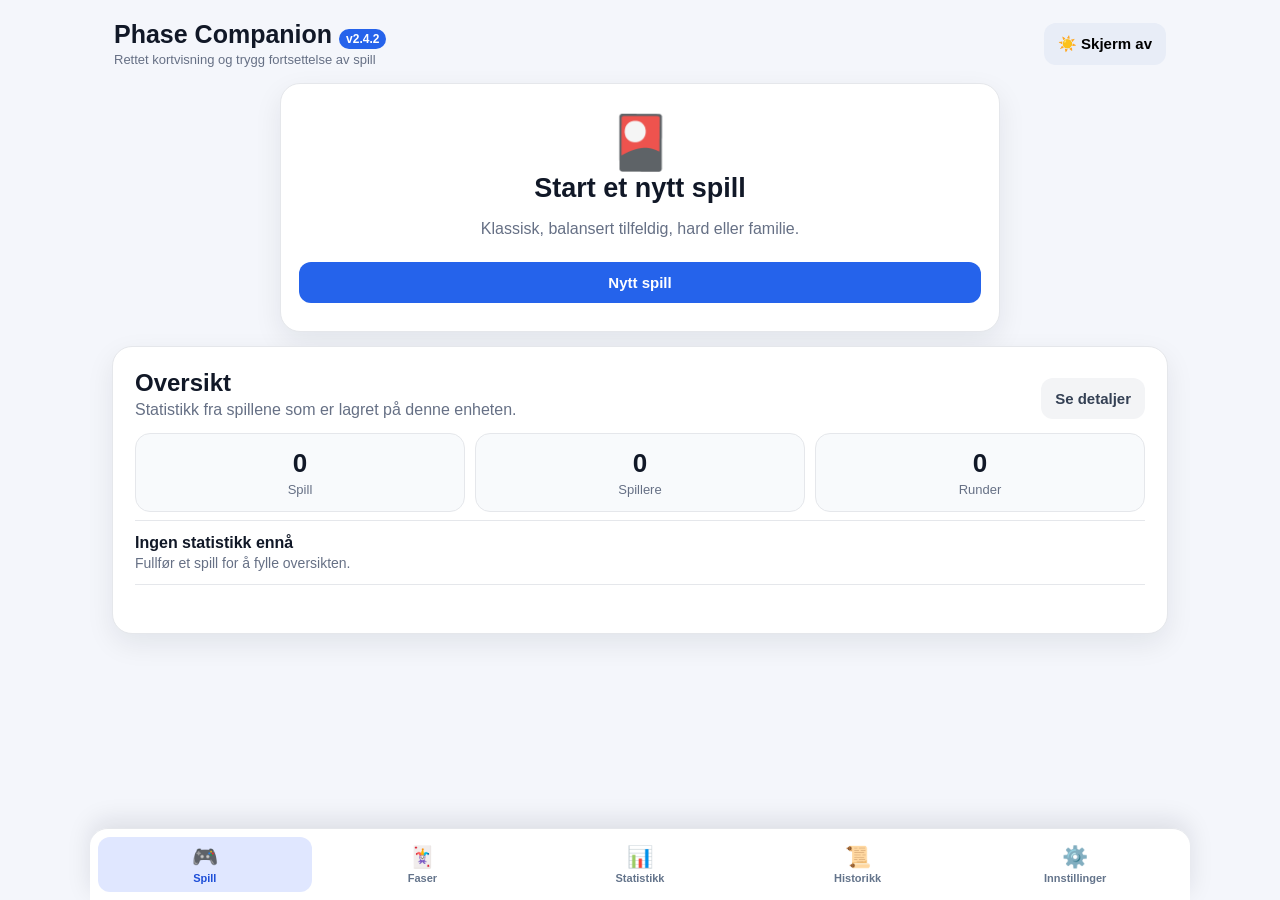
<file: index.html>
<!doctype html>
<html lang="nb">
<head>
  <meta charset="utf-8">
  <meta name="viewport" content="width=device-width,initial-scale=1,viewport-fit=cover">
  <meta name="theme-color" content="#101827">
  <title>Phase Companion v2.4.2</title>
  <link rel="stylesheet" href="css/app.css">
</head>
<body>
  <div id="app" class="app-shell">
    <header class="topbar">
      <div><h1>Phase Companion <span>v2.4.2</span></h1><p id="subtitle">Rettet kortvisning og trygg fortsettelse av spill</p></div>
      <button id="wakeQuickBtn" class="icon-btn" type="button" aria-pressed="false">☀️ Skjerm av</button>
    </header>

    <main>
      <section id="homeView" class="view active">
        <div class="hero card">
          <div class="hero-mark">🎴</div>
          <h2>Start et nytt spill</h2>
          <p>Klassisk, balansert tilfeldig, hard eller familie.</p>
          <button id="newGameBtn" class="btn primary wide">Nytt spill</button>
          <button id="continueBtn" class="btn secondary wide hidden">Fortsett spill</button>
        </div>
        <div class="home-dashboard card">
          <div class="section-head">
            <div><h2>Oversikt</h2><p>Statistikk fra spillene som er lagret på denne enheten.</p></div>
            <button class="btn ghost" data-nav="statsView">Se detaljer</button>
          </div>
          <div id="homeStats" class="stat-grid home-stats"></div>
          <div id="homeLeader" class="home-leader"></div>
          <div id="lastGame" class="last-game"></div>
        </div>
      </section>

      <section id="setupView" class="view">
        <div class="card">
          <div class="section-head"><div><h2>Spillere</h2><p>Velg minst to.</p></div></div>
          <div class="input-row"><input id="playerInput" type="text" placeholder="Navn"><button id="addPlayerBtn" class="btn primary">Legg til</button></div>
          <div id="savedPlayers" class="chip-wrap"></div>
          <div id="selectedPlayers" class="stack"></div>
        </div>
        <div class="card">
          <h2>Spilloppsett</h2>
          <label>Spillmodus<select id="modeSelect"><option value="classic">Klassisk</option><option value="balanced">Balansert tilfeldig</option><option value="hard">Hard</option><option value="family">Familie</option></select></label>
          <label>Antall faser<select id="lengthSelect"><option value="10">10 faser</option><option value="5">5 faser</option></select></label>
          <div id="difficultyPicker" class="difficulty-picker hidden">
            <div class="picker-head"><strong>Vanskelighetsgrad</strong><span id="difficultyLabel">⭐–⭐⭐⭐⭐⭐</span></div>
            <div class="difficulty-row"><span>Fra</span><div id="minStars" class="star-selector" aria-label="Minimum vanskelighetsgrad"></div></div>
            <div class="difficulty-row"><span>Til</span><div id="maxStars" class="star-selector" aria-label="Maksimum vanskelighetsgrad"></div></div>
          </div>
          <label class="toggle"><input id="pointsToggle" type="checkbox" checked><span>Registrer poeng</span></label>
          <button id="previewBtn" class="btn secondary wide">Vis valgte faser</button>
          <button id="startBtn" class="btn primary wide">Start spill</button>
        </div>
        <div id="phasePreview" class="card hidden"><h2>Valgte faser</h2><div id="previewList" class="phase-list"></div></div>
      </section>

      <section id="gameView" class="view">
        <div class="card game-head">
          <div><div class="eyebrow">RUNDE <span id="roundNo">1</span></div><h2 id="starterText">Starter: –</h2></div>
          <div class="head-actions"><button id="undoRoundBtn" class="btn ghost">↶ Forrige runde</button><button id="quitBtn" class="btn danger">Avslutt</button></div>
        </div>
        <div id="playersGame" class="player-grid"></div>
      </section>

      <section id="finishView" class="view">
        <div class="card center">
          <div class="trophy">🏆</div><h2 id="winnerTitle">Vinner</h2><p id="winnerSub"></p>
          <div id="podium" class="podium"></div>
          <button id="saveFinishBtn" class="btn primary wide">Fullfør og lagre</button>
          <button id="newFromFinishBtn" class="btn secondary wide">Nytt spill</button>
        </div>
      </section>

      <section id="statsView" class="view">
        <div class="card"><div class="section-head"><div><h2>Statistikk</h2><p>Lagret lokalt på denne enheten.</p></div><button id="exportBtn" class="btn ghost">Eksporter</button></div><div id="statsSummary" class="stat-grid"></div></div>
        <div class="card"><h2>Spillere</h2><div id="playerStats"></div></div>
      </section>

      <section id="historyView" class="view">
        <div class="card"><div class="section-head"><div><h2>Historikk</h2><p>Alle fullførte spill på denne enheten.</p></div></div><div id="historyList"></div></div>
      </section>

      <section id="libraryView" class="view">
        <div class="card">
          <div class="section-head"><div><h2>Fasebibliotek</h2><p>De tilgjengelige fasene. Ingen nye faser er lagt til i denne versjonen.</p></div><span id="libraryCount" class="count-badge"></span></div>
          <div class="library-tools">
            <input id="librarySearch" type="search" placeholder="Søk etter fase">
            <select id="libraryType"><option value="all">Alle typer</option><option value="set">Sett</option><option value="run">Rekke</option><option value="color">Farge</option><option value="star">Stjerne</option></select>
          </div>
          <div class="library-filters" id="libraryFilters">
            <button class="chip active" data-difficulty="all">Alle</button>
            <button class="chip" data-difficulty="1">★</button>
            <button class="chip" data-difficulty="2">★★</button>
            <button class="chip" data-difficulty="3">★★★</button>
            <button class="chip" data-difficulty="4">★★★★</button>
            <button class="chip" data-difficulty="5">★★★★★</button>
          </div>
          <div id="libraryList" class="phase-list library-grid"></div>
        </div>
      </section>

      <section id="settingsView" class="view">
        <div class="card">
          <h2>Innstillinger</h2>
          <div class="setting-row">
            <div><strong>Hold skjermen på</strong><p>Forhindrer at skjermen slår seg av under spill.</p></div>
            <label class="switch"><input id="wakeToggle" type="checkbox"><span></span></label>
          </div>
          <div class="setting-row">
            <div><strong>Automatisk neste runde</strong><p>Går videre når alle spillere er registrert.</p></div>
            <label class="switch"><input id="autoNextToggle" type="checkbox"><span></span></label>
          </div>
          <div class="setting-row">
            <div><strong>Bekreft uvanlig poengsum</strong><p>Viser kontrollspørsmål ved høy poengsum og fullført fase.</p></div>
            <label class="switch"><input id="warningToggle" type="checkbox"><span></span></label>
          </div>
        </div>
      </section>
    </main>

    <nav class="bottom-nav" aria-label="Hovedmeny">
      <button data-nav="homeView" class="active"><span>🎮</span><small>Spill</small></button>
      <button data-nav="libraryView"><span>🃏</span><small>Faser</small></button>
      <button data-nav="statsView"><span>📊</span><small>Statistikk</small></button>
      <button data-nav="historyView"><span>📜</span><small>Historikk</small></button>
      <button data-nav="settingsView"><span>⚙️</span><small>Innstillinger</small></button>
    </nav>
  </div>

  <dialog id="confirmDialog"><form method="dialog"><h3 id="dialogTitle">Kontroller</h3><p id="dialogText"></p><div class="dialog-actions"><button value="not-completed" class="btn secondary">Ikke fullført</button><button value="confirm" class="btn primary">Ja, fullført</button></div></form></dialog>
  <div id="toast" class="toast"></div>

  <script src="data/phases.js"></script>
  <script src="js/storage.js"></script>
  <script src="js/game.js"></script>
  <script src="js/stats.js"></script>
  <script src="js/ui.js"></script>
  <script src="js/app.js"></script>
</body>
</html>
</file>
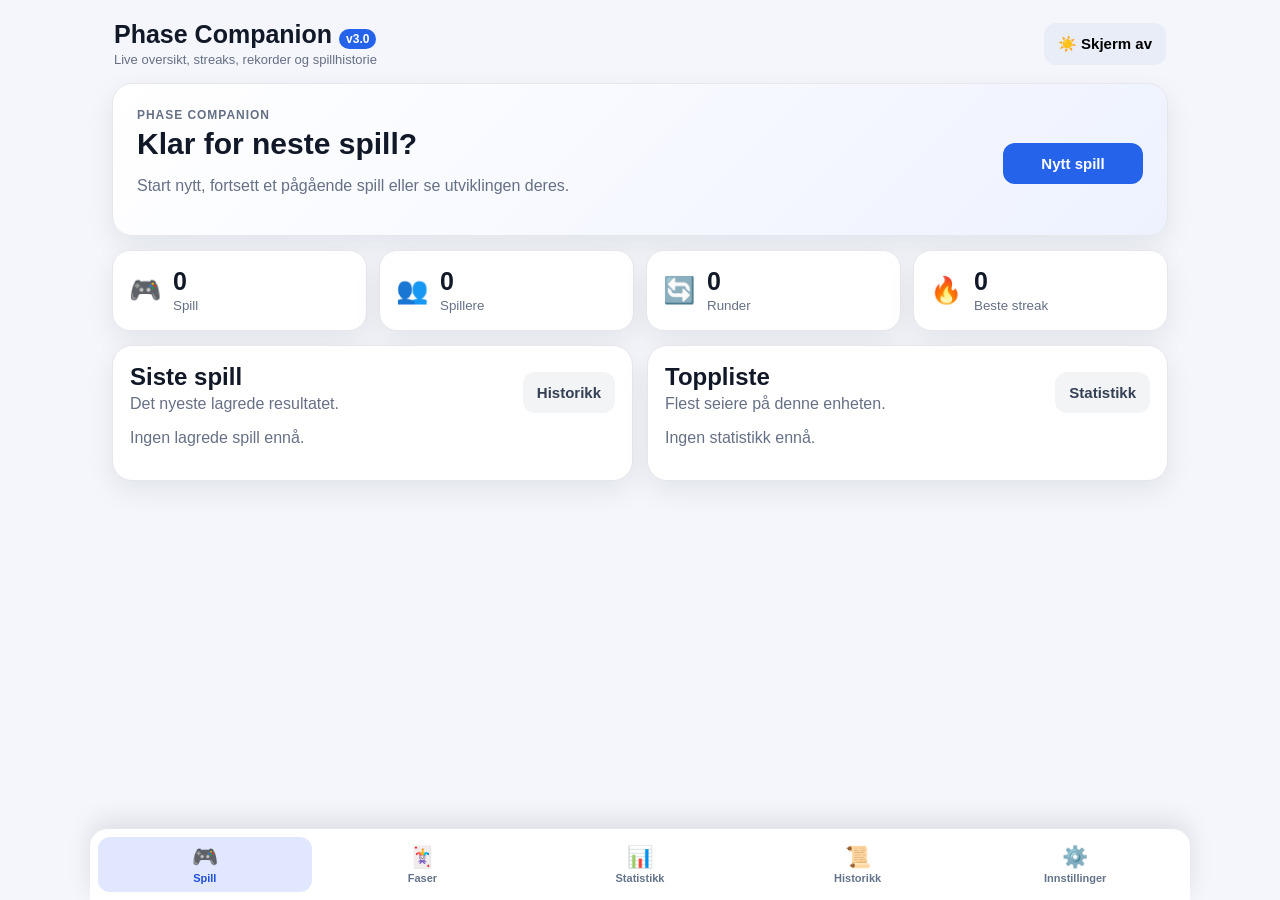
<file: dev/index.html>
<!doctype html>
<html lang="nb">
<head>
  <meta charset="utf-8">
  <meta name="viewport" content="width=device-width,initial-scale=1,viewport-fit=cover">
  <meta name="theme-color" content="#101827">
  <title>Phase Companion v3.0</title>
  <link rel="stylesheet" href="css/app.css">
</head>
<body>
<div id="app" class="app-shell">
<header class="topbar"><div><h1>Phase Companion <span>v3.0</span></h1><p id="subtitle">Live oversikt, streaks, rekorder og spillhistorie</p></div><button id="wakeQuickBtn" class="icon-btn" type="button" aria-pressed="false">☀️ Skjerm av</button></header>
<main>
<section id="homeView" class="view active">
  <div id="activeGameCard" class="card active-game-card hidden"></div>
  <div class="dashboard-hero card">
    <div><div class="eyebrow">PHASE COMPANION</div><h2 id="greeting">Klar for neste spill?</h2><p>Start nytt, fortsett et pågående spill eller se utviklingen deres.</p></div>
    <div class="dashboard-actions"><button id="newGameBtn" class="btn primary">Nytt spill</button><button id="continueBtn" class="btn secondary hidden">Fortsett spill</button></div>
  </div>
  <div id="homeStats" class="dashboard-grid"></div>
  <div class="dashboard-columns">
    <div class="card"><div class="section-head"><div><h2>Siste spill</h2><p>Det nyeste lagrede resultatet.</p></div><button class="btn ghost" data-nav="historyView">Historikk</button></div><div id="lastGame"></div></div>
    <div class="card"><div class="section-head"><div><h2>Toppliste</h2><p>Flest seiere på denne enheten.</p></div><button class="btn ghost" data-nav="statsView">Statistikk</button></div><div id="homeLeader"></div></div>
  </div>
</section>
<section id="setupView" class="view">
  <div class="card"><div class="section-head"><div><h2>Spillere</h2><p>Velg minst to.</p></div></div><div class="input-row"><input id="playerInput" type="text" placeholder="Navn"><button id="addPlayerBtn" class="btn primary">Legg til</button></div><div id="savedPlayers" class="chip-wrap"></div><div id="selectedPlayers" class="stack"></div></div>
  <div class="card"><h2>Spilloppsett</h2><label>Spillmodus<select id="modeSelect"><option value="classic">Klassisk</option><option value="balanced">Balansert tilfeldig</option><option value="hard">Hard</option><option value="family">Familie</option></select></label><label>Antall faser<select id="lengthSelect"><option value="10">10 faser</option><option value="5">5 faser</option></select></label><div id="difficultyPicker" class="difficulty-picker hidden"><div class="picker-head"><strong>Vanskelighetsgrad</strong><span id="difficultyLabel">⭐–⭐⭐⭐⭐⭐</span></div><div class="difficulty-row"><span>Fra</span><div id="minStars" class="star-selector"></div></div><div class="difficulty-row"><span>Til</span><div id="maxStars" class="star-selector"></div></div></div><label class="toggle"><input id="pointsToggle" type="checkbox" checked><span>Registrer poeng</span></label><button id="previewBtn" class="btn secondary wide">Vis valgte faser</button><button id="startBtn" class="btn primary wide">Start spill</button></div>
  <div id="phasePreview" class="card hidden"><h2>Valgte faser</h2><div id="previewList" class="phase-list"></div></div>
</section>
<section id="gameView" class="view"><div class="card game-head"><div><div class="eyebrow">RUNDE <span id="roundNo">1</span></div><h2 id="starterText">Starter: –</h2></div><div class="head-actions"><button id="liveBtn" class="btn live-btn">📊 Live</button><button id="undoRoundBtn" class="btn ghost">↶ Forrige runde</button><button id="quitBtn" class="btn danger">Avslutt</button></div></div><div id="playersGame" class="player-grid"></div></section>
<section id="finishView" class="view"><div class="card center"><div class="trophy">🏆</div><h2 id="winnerTitle">Vinner</h2><p id="winnerSub"></p><div id="podium" class="podium"></div><div id="gameAwards" class="awards-grid"></div><div id="finishStory" class="finish-story"></div><button id="saveFinishBtn" class="btn primary wide">Fullfør og lagre</button><button id="newFromFinishBtn" class="btn secondary wide">Nytt spill</button></div></section>
<section id="statsView" class="view">
  <div class="card"><div class="section-head"><div><h2>Statistikksenter</h2><p>Resultater fra spillene på denne enheten.</p></div><button id="exportBtn" class="btn ghost">Eksporter</button></div><div id="statsSummary" class="stat-grid"></div></div>
  <div class="stats-tabs"><button class="chip active" data-stat-tab="players">Spillere</button><button class="chip" data-stat-tab="h2h">Head-to-head</button><button class="chip" data-stat-tab="groups">Spillergrupper</button></div>
  <div id="playerStats" class="stats-panel"></div><div id="h2hStats" class="stats-panel hidden"></div><div id="groupStats" class="stats-panel hidden"></div>
</section>
<section id="historyView" class="view"><div class="card"><div class="section-head"><div><h2>Historikk</h2><p>Trykk på et spill for å se runder og resultater.</p></div></div><div id="historyList"></div></div></section>
<section id="historyDetailView" class="view"><div class="card"><button id="historyBackBtn" class="btn ghost">← Til historikk</button><div id="historyDetail"></div></div></section>
<section id="libraryView" class="view"><div class="card"><div class="section-head"><div><h2>Fasebibliotek</h2><p>Tilgjengelige faser.</p></div><span id="libraryCount" class="count-badge"></span></div><div class="library-tools"><input id="librarySearch" type="search" placeholder="Søk etter fase"><select id="libraryType"><option value="all">Alle typer</option><option value="set">Sett</option><option value="run">Rekke</option><option value="color">Farge</option><option value="star">Stjerne</option></select></div><div class="library-filters" id="libraryFilters"><button class="chip active" data-difficulty="all">Alle</button><button class="chip" data-difficulty="1">★</button><button class="chip" data-difficulty="2">★★</button><button class="chip" data-difficulty="3">★★★</button><button class="chip" data-difficulty="4">★★★★</button><button class="chip" data-difficulty="5">★★★★★</button></div><div id="libraryList" class="phase-list library-grid"></div></div></section>
<section id="settingsView" class="view"><div class="card"><h2>Innstillinger</h2><div class="setting-row"><div><strong>Hold skjermen på</strong><p>Forhindrer at skjermen slår seg av under spill.</p></div><label class="switch"><input id="wakeToggle" type="checkbox"><span></span></label></div><div class="setting-row"><div><strong>Automatisk neste runde</strong><p>Går videre når alle spillere er registrert.</p></div><label class="switch"><input id="autoNextToggle" type="checkbox"><span></span></label></div><div class="setting-row"><div><strong>Bekreft uvanlig poengsum</strong><p>Viser kontrollspørsmål ved høy poengsum og fullført fase.</p></div><label class="switch"><input id="warningToggle" type="checkbox"><span></span></label></div></div></section>
</main>
<nav class="bottom-nav"><button data-nav="homeView" class="active"><span>🎮</span><small>Spill</small></button><button data-nav="libraryView"><span>🃏</span><small>Faser</small></button><button data-nav="statsView"><span>📊</span><small>Statistikk</small></button><button data-nav="historyView"><span>📜</span><small>Historikk</small></button><button data-nav="settingsView"><span>⚙️</span><small>Innstillinger</small></button></nav>
</div>
<div id="liveOverlay" class="live-overlay hidden" aria-hidden="true"><div class="live-backdrop" data-close-live></div><section class="live-sheet" role="dialog" aria-modal="true" aria-labelledby="liveTitle"><div class="sheet-handle"></div><div class="live-head"><div><div class="eyebrow">LIVE</div><h2 id="liveTitle">Live oversikt</h2></div><button id="closeLiveBtn" class="icon-btn" type="button">Lukk</button></div><div id="liveRanking" class="live-ranking"></div><div class="chart-card"><div class="chart-title"><strong>Faseutvikling</strong><span>Runde for runde</span></div><div id="phaseChart" class="svg-chart"></div></div><div class="chart-card"><div class="chart-title"><strong>Poengutvikling</strong><span>Lavest er best</span></div><div id="scoreChart" class="svg-chart"></div></div><div class="chart-card"><div class="chart-title"><strong>Siste hendelser</strong><span>Historien i spillet</span></div><div id="liveEvents" class="event-list"></div></div></section></div>
<div id="celebration" class="celebration hidden" aria-live="polite"></div>
<dialog id="confirmDialog"><form method="dialog"><h3 id="dialogTitle">Kontroller</h3><p id="dialogText"></p><div class="dialog-actions"><button value="not-completed" class="btn secondary">Ikke fullført</button><button value="confirm" class="btn primary">Ja, fullført</button></div></form></dialog><div id="toast" class="toast"></div>
<script src="data/phases.js"></script><script src="js/storage.js"></script><script src="js/game.js"></script><script src="js/stats.js"></script><script src="js/ui.js"></script><script src="js/app.js"></script>
</body></html>
</file>
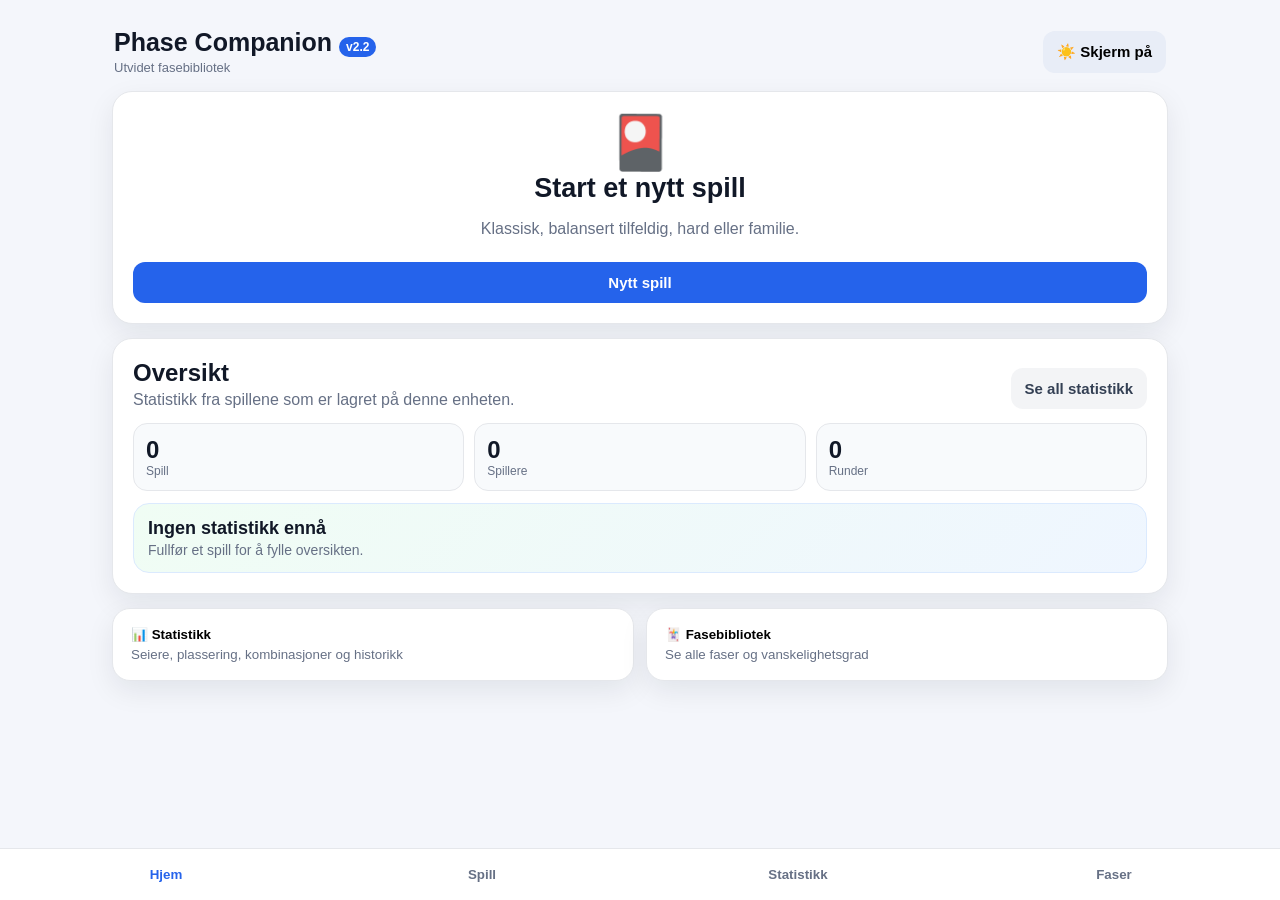
<file: v2/index.html>
<!doctype html>
<html lang="nb">
<head>
  <meta charset="utf-8">
  <meta name="viewport" content="width=device-width,initial-scale=1,viewport-fit=cover">
  <meta name="theme-color" content="#101827">
  <title>Phase Companion v2.2</title>
  <link rel="stylesheet" href="css/app.css">
</head>
<body>
  <div id="app" class="app-shell">
    <header class="topbar">
      <div><h1>Phase Companion <span>v2.2</span></h1><p id="subtitle">Utvidet fasebibliotek</p></div>
      <button id="wakeBtn" class="icon-btn" type="button">☀️ Skjerm på</button>
    </header>

    <main>
      <section id="homeView" class="view active">
        <div class="hero card">
          <div class="hero-mark">🎴</div>
          <h2>Start et nytt spill</h2>
          <p>Klassisk, balansert tilfeldig, hard eller familie.</p>
          <button id="newGameBtn" class="btn primary wide">Nytt spill</button>
          <button id="continueBtn" class="btn secondary wide hidden">Fortsett spill</button>
        </div>
        <div class="home-dashboard card">
          <div class="section-head">
            <div><h2>Oversikt</h2><p>Statistikk fra spillene som er lagret på denne enheten.</p></div>
            <button class="btn ghost" data-nav="statsView">Se all statistikk</button>
          </div>
          <div id="homeStats" class="stat-grid home-stats"></div>
          <div id="homeLeader" class="home-leader"></div>
        </div>
        <div class="grid two">
          <button class="menu-card" data-nav="statsView"><strong>📊 Statistikk</strong><span>Seiere, plassering, kombinasjoner og historikk</span></button>
          <button class="menu-card" data-nav="libraryView"><strong>🃏 Fasebibliotek</strong><span>Se alle faser og vanskelighetsgrad</span></button>
        </div>
      </section>

      <section id="setupView" class="view">
        <div class="card">
          <div class="section-head"><div><h2>Spillere</h2><p>Velg minst to.</p></div></div>
          <div class="input-row"><input id="playerInput" type="text" placeholder="Navn"><button id="addPlayerBtn" class="btn primary">Legg til</button></div>
          <div id="savedPlayers" class="chip-wrap"></div>
          <div id="selectedPlayers" class="stack"></div>
        </div>
        <div class="card">
          <h2>Spilloppsett</h2>
          <label>Spillmodus<select id="modeSelect"><option value="classic">Klassisk</option><option value="balanced">Balansert tilfeldig</option><option value="hard">Hard</option><option value="family">Familie</option></select></label>
          <label>Antall faser<select id="lengthSelect"><option value="10">10 faser</option><option value="5">5 faser</option></select></label>
          <label class="toggle"><input id="pointsToggle" type="checkbox" checked><span>Registrer poeng</span></label>
          <button id="previewBtn" class="btn secondary wide">Vis valgte faser</button>
          <button id="startBtn" class="btn primary wide">Start spill</button>
        </div>
        <div id="phasePreview" class="card hidden"><h2>Valgte faser</h2><div id="previewList" class="phase-list"></div></div>
      </section>

      <section id="gameView" class="view">
        <div class="card game-head">
          <div><div class="eyebrow">RUNDE <span id="roundNo">1</span></div><h2 id="starterText">Starter: –</h2></div>
          <div class="head-actions"><button id="undoRoundBtn" class="btn ghost">↶ Forrige runde</button><button id="quitBtn" class="btn danger">Avslutt</button></div>
        </div>
        <div id="playersGame" class="player-grid"></div>
      </section>

      <section id="finishView" class="view">
        <div class="card center">
          <div class="trophy">🏆</div><h2 id="winnerTitle">Vinner</h2><p id="winnerSub"></p>
          <div id="podium" class="podium"></div>
          <button id="saveFinishBtn" class="btn primary wide">Fullfør og lagre</button>
          <button id="newFromFinishBtn" class="btn secondary wide">Nytt spill</button>
        </div>
      </section>

      <section id="statsView" class="view">
        <div class="card"><div class="section-head"><div><h2>Statistikk</h2><p>Lagret lokalt på denne enheten.</p></div><button id="exportBtn" class="btn ghost">Eksporter</button></div><div id="statsSummary" class="stat-grid"></div></div>
        <div class="card"><h2>Spillere</h2><div id="playerStats"></div></div>
        <div class="card"><h2>Historikk</h2><div id="historyList"></div></div>
      </section>

      <section id="libraryView" class="view">
        <div class="card">
          <div class="section-head"><div><h2>Fasebibliotek</h2><p>Alle tilgjengelige faser, gruppert etter vanskelighetsgrad.</p></div><span id="libraryCount" class="count-badge"></span></div>
          <div class="library-filters" id="libraryFilters">
            <button class="chip active" data-difficulty="all">Alle</button>
            <button class="chip" data-difficulty="1">★</button>
            <button class="chip" data-difficulty="2">★★</button>
            <button class="chip" data-difficulty="3">★★★</button>
            <button class="chip" data-difficulty="4">★★★★</button>
            <button class="chip" data-difficulty="5">★★★★★</button>
          </div>
          <div id="libraryList" class="phase-list library-grid"></div>
        </div>
      </section>
    </main>

    <nav class="bottom-nav"><button data-nav="homeView" class="active">Hjem</button><button data-nav="gameView">Spill</button><button data-nav="statsView">Statistikk</button><button data-nav="libraryView">Faser</button></nav>
  </div>

  <dialog id="confirmDialog"><form method="dialog"><h3 id="dialogTitle">Kontroller</h3><p id="dialogText"></p><div class="dialog-actions"><button value="cancel" class="btn secondary">Endre</button><button value="confirm" class="btn primary">Registrer</button></div></form></dialog>
  <div id="toast" class="toast"></div>

  <script src="data/phases.js"></script>
  <script src="js/storage.js"></script>
  <script src="js/game.js"></script>
  <script src="js/stats.js"></script>
  <script src="js/ui.js"></script>
  <script src="js/app.js"></script>
</body>
</html>
</file>
<file: css/app.css>
:root{--bg:#f4f6fb;--card:#fff;--ink:#111827;--muted:#667085;--line:#e5e7eb;--blue:#2563eb;--green:#16a34a;--red:#dc2626;--amber:#f59e0b;--shadow:0 10px 28px rgba(15,23,42,.08)}
*{box-sizing:border-box}html{background:var(--bg)}body{margin:0;background:var(--bg);color:var(--ink);font-family:-apple-system,BlinkMacSystemFont,"Segoe UI",sans-serif}.app-shell{max-width:1100px;margin:auto;min-height:100vh;padding:14px 14px calc(104px + env(safe-area-inset-bottom))}.topbar{display:flex;justify-content:space-between;align-items:center;gap:12px;padding:6px 2px 16px}.topbar h1{margin:0;font-size:25px}.topbar h1 span{font-size:12px;color:#fff;background:var(--blue);padding:3px 7px;border-radius:999px}.topbar p{margin:3px 0 0;color:var(--muted);font-size:13px}.icon-btn,.btn{border:0;border-radius:12px;padding:12px 14px;font-weight:800;font-size:15px;cursor:pointer}.icon-btn{background:#e8edf7}.view{display:none}.view.active{display:block}.card{background:var(--card);border:1px solid var(--line);border-radius:20px;padding:17px;margin-bottom:14px;box-shadow:var(--shadow)}.hero{text-align:center;padding:28px 18px}.hero-mark,.trophy{font-size:52px}.hero h2{font-size:27px;margin:10px 0 4px}.hero p,.card p{color:var(--muted)}.btn{margin-top:8px}.wide{width:100%}.primary{background:var(--blue);color:white}.secondary{background:#e8edf7;color:#172033}.ghost{background:#f3f4f6;color:#344054}.danger{background:#fee2e2;color:#991b1b}.hidden{display:none!important}.section-head,.game-head{display:flex;justify-content:space-between;align-items:center;gap:12px}.section-head h2,.card h2{margin:0}.section-head p{margin:4px 0 0}.input-row{display:grid;grid-template-columns:1fr auto;gap:8px}input,select{width:100%;padding:13px;border:1px solid #d0d5dd;border-radius:12px;background:#fff;font-size:16px}label{display:block;font-weight:700;margin-top:14px}label select{margin-top:6px}.toggle{display:flex;align-items:center;gap:10px}.toggle input{width:22px;height:22px}.chip-wrap{display:flex;flex-wrap:wrap;gap:8px;margin-top:12px}.chip{border:1px solid var(--line);border-radius:999px;padding:8px 11px;background:#f8fafc;font-weight:700}.chip.active{background:#dbeafe;border-color:#93c5fd;color:#1d4ed8}.stack{display:grid;gap:8px;margin-top:12px}.selected-row{display:flex;justify-content:space-between;align-items:center;padding:11px;border:1px solid var(--line);border-radius:12px}.difficulty-picker{margin-top:16px;padding:14px;border:1px solid var(--line);border-radius:16px;background:#f8fafc}.picker-head,.difficulty-row{display:flex;justify-content:space-between;align-items:center;gap:12px}.difficulty-row{margin-top:10px}.difficulty-row>span{min-width:34px;color:var(--muted);font-weight:800}.star-selector{display:flex;gap:3px;flex-wrap:wrap}.star-btn{border:0;background:transparent;font-size:28px;line-height:1;color:#d1d5db;padding:2px;cursor:pointer}.star-btn.on{color:#f59e0b}.phase-list{display:grid;gap:10px}.phase-item{border:1px solid var(--line);border-radius:16px;padding:12px;background:#fafbff;min-width:0}.phase-title{display:flex;justify-content:space-between;gap:8px;font-weight:900}.phase-heading{display:flex;align-items:center;gap:8px;min-width:0}.phase-no{display:grid;place-items:center;min-width:28px;height:28px;border-radius:8px;background:#e0e7ff;color:#3730a3}.stars{color:#f59e0b;white-space:nowrap}.phase-meta{display:flex;gap:8px;align-items:center;color:var(--muted);font-size:13px;margin-top:6px}.type-badge,.count-badge{display:inline-flex;background:#eef2ff;color:#3730a3;border-radius:999px;padding:5px 8px;font-weight:800}.cards-line{display:flex;align-items:center;justify-content:center;gap:7px;flex-wrap:wrap;padding:10px 0 2px;max-width:100%}.group{display:flex;gap:4px;flex:0 0 auto;max-width:100%}.plus{font-weight:900;font-size:22px;color:#64748b;flex:0 0 auto}.playing-card{width:clamp(29px,8vw,38px);height:clamp(43px,11vw,54px);border:2px solid rgba(17,24,39,.34);border-radius:8px;display:grid;place-items:center;font-weight:900;flex:0 0 auto;box-shadow:0 2px 4px rgba(0,0,0,.12);font-size:clamp(13px,4vw,18px)}.playing-card.any{background:
linear-gradient(135deg,#ef4444 0 12px,transparent 13px) top left/21px 21px no-repeat,
linear-gradient(225deg,#facc15 0 12px,transparent 13px) top right/21px 21px no-repeat,
linear-gradient(45deg,#22c55e 0 12px,transparent 13px) bottom left/21px 21px no-repeat,
linear-gradient(315deg,#2563eb 0 12px,transparent 13px) bottom right/21px 21px no-repeat,
linear-gradient(180deg,#fff,#f8fafc);color:#111}.playing-card.blue{background:#3b82f6;color:white}.playing-card.red{background:#ef4444;color:white}.playing-card.green{background:#22c55e;color:white}.playing-card.yellow{background:#facc15;color:#111}.playing-card.star{background:linear-gradient(135deg,#fff,#f8fafc);color:#f59e0b;border-color:#f59e0b;font-size:22px}.player-grid{display:grid;grid-template-columns:repeat(auto-fit,minmax(300px,1fr));gap:13px}.player-card{background:#fff;border:1px solid var(--line);border-radius:20px;box-shadow:var(--shadow);overflow:hidden}.player-card-accent{height:5px;background:linear-gradient(90deg,#ef4444,#facc15,#22c55e,#3b82f6)}.player-card-inner{padding:15px}.player-top{display:flex;justify-content:space-between;gap:12px}.player-name{font-size:22px;font-weight:900}.phase-label{color:var(--muted);font-weight:700;margin-top:2px}.score{font-size:22px;font-weight:900}.compact{margin-top:12px}.compact .phase-title{font-size:14px}.result-actions{display:grid;grid-template-columns:1fr 1fr;gap:8px}.result-done{display:flex;justify-content:space-between;align-items:center;gap:8px;margin-top:12px;padding:10px;border-radius:12px;background:#f8fafc;font-weight:800}.edit-btn{border:0;background:#e8edf7;padding:8px 11px;border-radius:10px;font-weight:800}.eyebrow{font-size:12px;color:var(--muted);font-weight:900;letter-spacing:.08em}.head-actions{display:flex;gap:8px}.center{text-align:center}.podium{display:flex;align-items:end;justify-content:center;gap:8px;min-height:210px;margin:20px 0}.podium-item{width:30%;max-width:140px}.podium-name{font-weight:900;margin-bottom:8px}.podium-block{display:grid;place-items:center;border-radius:14px 14px 4px 4px;font-size:24px;font-weight:900;color:white}.place1{height:145px;background:#f59e0b}.place2{height:110px;background:#94a3b8}.place3{height:82px;background:#b45309}.stat-grid{display:grid;grid-template-columns:repeat(3,1fr);gap:10px;margin-top:14px}.stat-box{background:#f8fafc;border:1px solid var(--line);border-radius:15px;padding:14px;text-align:center}.stat-value{font-size:26px;font-weight:900}.stat-label{font-size:13px;color:var(--muted);margin-top:3px}.leader-card,.last-game,.stat-row,.history-row{display:flex;justify-content:space-between;align-items:center;gap:12px;padding:13px 0;border-top:1px solid var(--line)}.home-leader{margin-top:8px}.leader-meta,.history-row div div,.stat-row div div{color:var(--muted);font-size:14px;margin-top:3px}.library-tools{display:grid;grid-template-columns:1fr 180px;gap:8px;margin-top:14px}.library-filters{display:flex;gap:7px;flex-wrap:wrap;margin:12px 0}.library-grid{grid-template-columns:repeat(auto-fit,minmax(280px,1fr))}.setting-row{display:flex;justify-content:space-between;align-items:center;gap:16px;padding:16px 0;border-bottom:1px solid var(--line)}.setting-row:last-child{border-bottom:0}.setting-row p{margin:4px 0 0;font-size:14px}.switch{margin:0;flex:0 0 auto}.switch input{display:none}.switch span{display:block;width:52px;height:30px;border-radius:999px;background:#cbd5e1;position:relative;transition:.2s}.switch span:after{content:"";position:absolute;width:24px;height:24px;top:3px;left:3px;border-radius:50%;background:white;box-shadow:0 2px 5px rgba(0,0,0,.25);transition:.2s}.switch input:checked+span{background:var(--green)}.switch input:checked+span:after{transform:translateX(22px)}.bottom-nav{position:fixed;left:50%;transform:translateX(-50%);bottom:0;width:min(100%,1100px);display:grid;grid-template-columns:repeat(5,1fr);gap:4px;padding:8px 8px calc(8px + env(safe-area-inset-bottom));background:rgba(255,255,255,.97);border-top:1px solid var(--line);box-shadow:0 -8px 24px rgba(15,23,42,.1);z-index:20}.bottom-nav button{border:0;background:transparent;border-radius:12px;padding:8px 2px;color:#64748b;font-weight:800;display:flex;flex-direction:column;align-items:center;gap:3px}.bottom-nav button span{font-size:21px}.bottom-nav button small{font-size:11px}.bottom-nav button.active{background:#e0e7ff;color:#1d4ed8}.toast{position:fixed;left:50%;bottom:105px;transform:translate(-50%,20px);opacity:0;background:#111827;color:#fff;padding:11px 15px;border-radius:12px;z-index:50;transition:.2s}.toast.show{opacity:1;transform:translate(-50%,0)}dialog{border:0;border-radius:18px;padding:0;max-width:430px;width:calc(100% - 28px)}dialog form{padding:20px}.dialog-actions{display:grid;grid-template-columns:1fr 1fr;gap:8px}
@media(max-width:700px){.app-shell{padding-left:10px;padding-right:10px}.topbar{align-items:flex-start}.topbar h1{font-size:21px}.icon-btn{font-size:12px;padding:10px}.section-head,.game-head{align-items:flex-start}.game-head{display:block}.head-actions{margin-top:8px}.head-actions .btn{flex:1}.stat-grid{grid-template-columns:repeat(3,1fr)}.stat-value{font-size:22px}.library-tools{grid-template-columns:1fr}.library-grid{grid-template-columns:1fr}.player-grid{grid-template-columns:1fr}.cards-line{gap:5px}.playing-card{width:clamp(27px,8.5vw,34px);height:clamp(40px,12vw,48px)}.bottom-nav button small{font-size:10px}}
@media(min-width:800px){.app-shell{padding-left:22px;padding-right:22px}.hero{max-width:720px;margin-left:auto;margin-right:auto}.home-dashboard{padding:22px}.playing-card{width:40px;height:58px}.bottom-nav{border-radius:18px 18px 0 0}}
</file>
<file: dev/css/app.css>
:root{--bg:#f4f6fb;--card:#fff;--ink:#111827;--muted:#667085;--line:#e5e7eb;--blue:#2563eb;--green:#16a34a;--red:#dc2626;--amber:#f59e0b;--shadow:0 10px 28px rgba(15,23,42,.08)}
*{box-sizing:border-box}html{background:var(--bg)}body{margin:0;background:var(--bg);color:var(--ink);font-family:-apple-system,BlinkMacSystemFont,"Segoe UI",sans-serif}.app-shell{max-width:1100px;margin:auto;min-height:100vh;padding:14px 14px calc(104px + env(safe-area-inset-bottom))}.topbar{display:flex;justify-content:space-between;align-items:center;gap:12px;padding:6px 2px 16px}.topbar h1{margin:0;font-size:25px}.topbar h1 span{font-size:12px;color:#fff;background:var(--blue);padding:3px 7px;border-radius:999px}.topbar p{margin:3px 0 0;color:var(--muted);font-size:13px}.icon-btn,.btn{border:0;border-radius:12px;padding:12px 14px;font-weight:800;font-size:15px;cursor:pointer}.icon-btn{background:#e8edf7}.view{display:none}.view.active{display:block}.card{background:var(--card);border:1px solid var(--line);border-radius:20px;padding:17px;margin-bottom:14px;box-shadow:var(--shadow)}.hero{text-align:center;padding:28px 18px}.hero-mark,.trophy{font-size:52px}.hero h2{font-size:27px;margin:10px 0 4px}.hero p,.card p{color:var(--muted)}.btn{margin-top:8px}.wide{width:100%}.primary{background:var(--blue);color:white}.secondary{background:#e8edf7;color:#172033}.ghost{background:#f3f4f6;color:#344054}.danger{background:#fee2e2;color:#991b1b}.hidden{display:none!important}.section-head,.game-head{display:flex;justify-content:space-between;align-items:center;gap:12px}.section-head h2,.card h2{margin:0}.section-head p{margin:4px 0 0}.input-row{display:grid;grid-template-columns:1fr auto;gap:8px}input,select{width:100%;padding:13px;border:1px solid #d0d5dd;border-radius:12px;background:#fff;font-size:16px}label{display:block;font-weight:700;margin-top:14px}label select{margin-top:6px}.toggle{display:flex;align-items:center;gap:10px}.toggle input{width:22px;height:22px}.chip-wrap{display:flex;flex-wrap:wrap;gap:8px;margin-top:12px}.chip{border:1px solid var(--line);border-radius:999px;padding:8px 11px;background:#f8fafc;font-weight:700}.chip.active{background:#dbeafe;border-color:#93c5fd;color:#1d4ed8}.stack{display:grid;gap:8px;margin-top:12px}.selected-row{display:flex;justify-content:space-between;align-items:center;padding:11px;border:1px solid var(--line);border-radius:12px}.difficulty-picker{margin-top:16px;padding:14px;border:1px solid var(--line);border-radius:16px;background:#f8fafc}.picker-head,.difficulty-row{display:flex;justify-content:space-between;align-items:center;gap:12px}.difficulty-row{margin-top:10px}.difficulty-row>span{min-width:34px;color:var(--muted);font-weight:800}.star-selector{display:flex;gap:3px;flex-wrap:wrap}.star-btn{border:0;background:transparent;font-size:28px;line-height:1;color:#d1d5db;padding:2px;cursor:pointer}.star-btn.on{color:#f59e0b}.phase-list{display:grid;gap:10px}.phase-item{border:1px solid var(--line);border-radius:16px;padding:12px;background:#fafbff;min-width:0}.phase-title{display:flex;justify-content:space-between;gap:8px;font-weight:900}.phase-heading{display:flex;align-items:center;gap:8px;min-width:0}.phase-no{display:grid;place-items:center;min-width:28px;height:28px;border-radius:8px;background:#e0e7ff;color:#3730a3}.stars{color:#f59e0b;white-space:nowrap}.phase-meta{display:flex;gap:8px;align-items:center;color:var(--muted);font-size:13px;margin-top:6px}.type-badge,.count-badge{display:inline-flex;background:#eef2ff;color:#3730a3;border-radius:999px;padding:5px 8px;font-weight:800}.cards-line{display:flex;align-items:center;justify-content:center;gap:7px;flex-wrap:wrap;padding:10px 0 2px;max-width:100%}.group{display:flex;gap:4px;flex:0 0 auto;max-width:100%}.plus{font-weight:900;font-size:22px;color:#64748b;flex:0 0 auto}.playing-card{width:clamp(29px,8vw,38px);height:clamp(43px,11vw,54px);border:2px solid rgba(17,24,39,.34);border-radius:8px;display:grid;place-items:center;font-weight:900;flex:0 0 auto;box-shadow:0 2px 4px rgba(0,0,0,.12);font-size:clamp(13px,4vw,18px)}.playing-card.any{background:
linear-gradient(135deg,#ef4444 0 12px,transparent 13px) top left/21px 21px no-repeat,
linear-gradient(225deg,#facc15 0 12px,transparent 13px) top right/21px 21px no-repeat,
linear-gradient(45deg,#22c55e 0 12px,transparent 13px) bottom left/21px 21px no-repeat,
linear-gradient(315deg,#2563eb 0 12px,transparent 13px) bottom right/21px 21px no-repeat,
linear-gradient(180deg,#fff,#f8fafc);color:#111}.playing-card.blue{background:#3b82f6;color:white}.playing-card.red{background:#ef4444;color:white}.playing-card.green{background:#22c55e;color:white}.playing-card.yellow{background:#facc15;color:#111}.playing-card.star{background:linear-gradient(135deg,#fff,#f8fafc);color:#f59e0b;border-color:#f59e0b;font-size:22px}.player-grid{display:grid;grid-template-columns:repeat(auto-fit,minmax(300px,1fr));gap:13px}.player-card{background:#fff;border:1px solid var(--line);border-radius:20px;box-shadow:var(--shadow);overflow:hidden}.player-card-accent{height:5px;background:linear-gradient(90deg,#ef4444,#facc15,#22c55e,#3b82f6)}.player-card-inner{padding:15px}.player-top{display:flex;justify-content:space-between;gap:12px}.player-name{font-size:22px;font-weight:900}.phase-label{color:var(--muted);font-weight:700;margin-top:2px}.score{font-size:22px;font-weight:900}.compact{margin-top:12px}.compact .phase-title{font-size:14px}.result-actions{display:grid;grid-template-columns:1fr 1fr;gap:8px}.result-done{display:flex;justify-content:space-between;align-items:center;gap:8px;margin-top:12px;padding:10px;border-radius:12px;background:#f8fafc;font-weight:800}.edit-btn{border:0;background:#e8edf7;padding:8px 11px;border-radius:10px;font-weight:800}.eyebrow{font-size:12px;color:var(--muted);font-weight:900;letter-spacing:.08em}.head-actions{display:flex;gap:8px}.center{text-align:center}.podium{display:flex;align-items:end;justify-content:center;gap:8px;min-height:210px;margin:20px 0}.podium-item{width:30%;max-width:140px}.podium-name{font-weight:900;margin-bottom:8px}.podium-block{display:grid;place-items:center;border-radius:14px 14px 4px 4px;font-size:24px;font-weight:900;color:white}.place1{height:145px;background:#f59e0b}.place2{height:110px;background:#94a3b8}.place3{height:82px;background:#b45309}.stat-grid{display:grid;grid-template-columns:repeat(3,1fr);gap:10px;margin-top:14px}.stat-box{background:#f8fafc;border:1px solid var(--line);border-radius:15px;padding:14px;text-align:center}.stat-value{font-size:26px;font-weight:900}.stat-label{font-size:13px;color:var(--muted);margin-top:3px}.leader-card,.last-game,.stat-row,.history-row{display:flex;justify-content:space-between;align-items:center;gap:12px;padding:13px 0;border-top:1px solid var(--line)}.home-leader{margin-top:8px}.leader-meta,.history-row div div,.stat-row div div{color:var(--muted);font-size:14px;margin-top:3px}.library-tools{display:grid;grid-template-columns:1fr 180px;gap:8px;margin-top:14px}.library-filters{display:flex;gap:7px;flex-wrap:wrap;margin:12px 0}.library-grid{grid-template-columns:repeat(auto-fit,minmax(280px,1fr))}.setting-row{display:flex;justify-content:space-between;align-items:center;gap:16px;padding:16px 0;border-bottom:1px solid var(--line)}.setting-row:last-child{border-bottom:0}.setting-row p{margin:4px 0 0;font-size:14px}.switch{margin:0;flex:0 0 auto}.switch input{display:none}.switch span{display:block;width:52px;height:30px;border-radius:999px;background:#cbd5e1;position:relative;transition:.2s}.switch span:after{content:"";position:absolute;width:24px;height:24px;top:3px;left:3px;border-radius:50%;background:white;box-shadow:0 2px 5px rgba(0,0,0,.25);transition:.2s}.switch input:checked+span{background:var(--green)}.switch input:checked+span:after{transform:translateX(22px)}.bottom-nav{position:fixed;left:50%;transform:translateX(-50%);bottom:0;width:min(100%,1100px);display:grid;grid-template-columns:repeat(5,1fr);gap:4px;padding:8px 8px calc(8px + env(safe-area-inset-bottom));background:rgba(255,255,255,.97);border-top:1px solid var(--line);box-shadow:0 -8px 24px rgba(15,23,42,.1);z-index:20}.bottom-nav button{border:0;background:transparent;border-radius:12px;padding:8px 2px;color:#64748b;font-weight:800;display:flex;flex-direction:column;align-items:center;gap:3px}.bottom-nav button span{font-size:21px}.bottom-nav button small{font-size:11px}.bottom-nav button.active{background:#e0e7ff;color:#1d4ed8}.toast{position:fixed;left:50%;bottom:105px;transform:translate(-50%,20px);opacity:0;background:#111827;color:#fff;padding:11px 15px;border-radius:12px;z-index:50;transition:.2s}.toast.show{opacity:1;transform:translate(-50%,0)}dialog{border:0;border-radius:18px;padding:0;max-width:430px;width:calc(100% - 28px)}dialog form{padding:20px}.dialog-actions{display:grid;grid-template-columns:1fr 1fr;gap:8px}
@media(max-width:700px){.app-shell{padding-left:10px;padding-right:10px}.topbar{align-items:flex-start}.topbar h1{font-size:21px}.icon-btn{font-size:12px;padding:10px}.section-head,.game-head{align-items:flex-start}.game-head{display:block}.head-actions{margin-top:8px}.head-actions .btn{flex:1}.stat-grid{grid-template-columns:repeat(3,1fr)}.stat-value{font-size:22px}.library-tools{grid-template-columns:1fr}.library-grid{grid-template-columns:1fr}.player-grid{grid-template-columns:1fr}.cards-line{gap:5px}.playing-card{width:clamp(27px,8.5vw,34px);height:clamp(40px,12vw,48px)}.bottom-nav button small{font-size:10px}}
@media(min-width:800px){.app-shell{padding-left:22px;padding-right:22px}.hero{max-width:720px;margin-left:auto;margin-right:auto}.home-dashboard{padding:22px}.playing-card{width:40px;height:58px}.bottom-nav{border-radius:18px 18px 0 0}}
/* v2.5 dashboard and statistics */
.dashboard-hero{display:flex;justify-content:space-between;align-items:center;gap:20px;padding:24px;background:linear-gradient(135deg,#fff 0%,#eef2ff 100%)}.dashboard-hero h2{font-size:30px;margin:5px 0}.dashboard-actions{display:flex;gap:8px;flex-wrap:wrap}.dashboard-actions .btn{min-width:140px}.dashboard-grid{display:grid;grid-template-columns:repeat(4,1fr);gap:12px;margin-bottom:14px}.dashboard-stat{background:#fff;border:1px solid var(--line);border-radius:18px;padding:16px;box-shadow:var(--shadow);display:flex;align-items:center;gap:12px}.dashboard-stat>span{font-size:26px}.dashboard-stat strong{display:block;font-size:25px}.dashboard-stat small{color:var(--muted)}.dashboard-columns{display:grid;grid-template-columns:1fr 1fr;gap:14px}.active-game-card{display:flex;align-items:center;justify-content:space-between;gap:16px;border-color:#a5b4fc;background:linear-gradient(135deg,#eef2ff,#fff)}.active-game-card h2{margin:4px 0}.active-game-card p{margin:3px 0}.history-card{width:100%;border:0;background:transparent;display:flex;justify-content:space-between;align-items:center;text-align:left;gap:12px;padding:15px 2px;border-bottom:1px solid var(--line);font:inherit;color:inherit;cursor:pointer}.history-card:last-child{border-bottom:0}.history-card div div{color:var(--muted);font-size:14px;margin-top:4px}.history-card.plain{padding:13px 0}.ranking-row{display:grid;grid-template-columns:40px 1fr auto;align-items:center;gap:10px;padding:12px 0;border-bottom:1px solid var(--line)}.ranking-row:last-child{border-bottom:0}.ranking-row small{display:block;color:var(--muted);margin-top:3px}.rank-medal{font-size:25px}.stats-tabs{display:flex;gap:8px;flex-wrap:wrap;margin:4px 0 14px}.player-stat-grid{display:grid;grid-template-columns:repeat(auto-fit,minmax(280px,1fr));gap:14px}.player-stat-card{background:#fff;border:1px solid var(--line);border-radius:20px;padding:17px;box-shadow:var(--shadow)}.player-stat-title{display:flex;justify-content:space-between;align-items:center}.player-stat-title h3{margin:0;font-size:21px}.player-stat-title span{color:var(--muted);font-size:14px}.win-ring{--pct:0;width:65px;height:65px;border-radius:50%;display:grid;place-items:center;background:conic-gradient(var(--blue) calc(var(--pct)*1%),#e5e7eb 0);position:relative}.win-ring:after{content:"";position:absolute;inset:7px;background:#fff;border-radius:50%}.win-ring strong{z-index:1;font-size:14px}.metric-grid{display:grid;grid-template-columns:1fr 1fr;gap:8px;margin-top:15px}.metric-grid div{background:#f8fafc;border-radius:13px;padding:11px}.metric-grid strong,.metric-grid span{display:block}.metric-grid strong{font-size:20px}.metric-grid span{font-size:12px;color:var(--muted)}.h2h-card{text-align:center}.h2h-head{display:grid;grid-template-columns:1fr auto 1fr;gap:10px;align-items:center}.h2h-head strong:first-child{text-align:left}.h2h-head strong:last-child{text-align:right}.h2h-head span{color:var(--muted);font-size:13px}.h2h-score{display:flex;justify-content:center;gap:18px;align-items:center;font-size:36px;font-weight:900;margin:14px 0}.h2h-score small{font-size:20px;color:var(--muted)}.h2h-bar{height:9px;background:#e5e7eb;border-radius:999px;overflow:hidden}.h2h-bar i{display:block;height:100%;background:var(--blue);border-radius:999px}.group-card{display:flex;justify-content:space-between;align-items:center;gap:12px}.group-card p,.group-card small{display:block;margin:4px 0 0;color:var(--muted)}.detail-hero{text-align:center;padding:15px}.final-table{display:grid;gap:8px;margin:12px 0 22px}.final-table>div,.round-result{display:flex;justify-content:space-between;gap:12px;padding:11px;border-radius:12px;background:#f8fafc}.round-list details{border:1px solid var(--line);border-radius:14px;margin-bottom:9px;overflow:hidden}.round-list summary{padding:13px;font-weight:800;cursor:pointer}.round-list details>div{border-top:1px solid var(--line);border-radius:0}.stats-panel.hidden{display:none}
@media(max-width:760px){.dashboard-hero{display:block}.dashboard-actions{margin-top:12px}.dashboard-actions .btn{width:100%}.dashboard-grid{grid-template-columns:1fr 1fr}.dashboard-columns{grid-template-columns:1fr}.active-game-card{align-items:flex-start}.active-game-card .btn{min-width:100px}.h2h-head{font-size:14px}.group-card{align-items:flex-start}.final-table>div,.round-result{font-size:14px}}
/* v3.0 Live Edition */
.live-btn{background:#dbeafe;color:#1d4ed8}.streak-chip{display:inline-flex;align-items:center;gap:4px;margin-top:8px;padding:6px 9px;border-radius:999px;font-size:12px;font-weight:900;max-width:100%}.streak-chip.fire{background:#fff7ed;color:#c2410c}.streak-chip.ice{background:#eff6ff;color:#1d4ed8}.streak-chip.fire.strong{background:#ffedd5}.streak-chip.fire.danger{background:#fef3c7;color:#92400e;box-shadow:0 0 0 2px rgba(245,158,11,.15)}.streak-chip.ice.strong{background:#dbeafe}.streak-chip.ice.danger{background:#fee2e2;color:#b91c1c;box-shadow:0 0 0 2px rgba(220,38,38,.12)}.streak-chip span{font-weight:900}.live-overlay{position:fixed;inset:0;z-index:80}.live-backdrop{position:absolute;inset:0;background:rgba(15,23,42,.48);backdrop-filter:blur(3px)}.live-sheet{position:absolute;left:50%;bottom:0;transform:translateX(-50%);width:min(760px,100%);max-height:92vh;overflow:auto;background:#101827;color:#f8fafc;border-radius:24px 24px 0 0;padding:10px 16px calc(24px + env(safe-area-inset-bottom));box-shadow:0 -18px 60px rgba(0,0,0,.3)}.sheet-handle{width:44px;height:5px;border-radius:999px;background:#64748b;margin:0 auto 12px}.live-head{display:flex;justify-content:space-between;align-items:center;position:sticky;top:-10px;background:#101827;padding:10px 0;z-index:2}.live-head h2{margin:2px 0}.live-head .eyebrow{color:#4ade80}.live-head .icon-btn{background:#253149;color:#fff}.live-ranking{display:grid;gap:8px;margin:8px 0 16px}.live-rank-row{display:grid;grid-template-columns:42px 1fr auto;align-items:center;gap:10px;padding:11px;border:1px solid #334155;border-radius:14px;background:#172033}.live-rank-row small{display:block;color:#94a3b8;margin-top:3px}.live-place{font-size:24px;text-align:center}.live-rank-row .streak-chip{margin:0;white-space:nowrap}.chart-card{border:1px solid #334155;border-radius:17px;padding:13px;margin:12px 0;background:#172033}.chart-title{display:flex;justify-content:space-between;align-items:center;margin-bottom:8px}.chart-title span{font-size:12px;color:#94a3b8}.svg-chart svg{display:block;width:100%;height:auto;color:#e2e8f0}.chart-legend{display:flex;flex-wrap:wrap;gap:8px 14px;margin-top:6px;font-size:12px;color:#cbd5e1}.chart-legend span{display:flex;align-items:center;gap:5px}.chart-legend i{width:9px;height:9px;border-radius:50%}.event-list{display:grid}.event-row{display:flex;justify-content:space-between;gap:12px;padding:11px 2px;border-bottom:1px solid #334155}.event-row:last-child{border-bottom:0}.event-row small{color:#94a3b8;white-space:nowrap}.sheet-open{overflow:hidden}.awards-grid{display:grid;grid-template-columns:repeat(auto-fit,minmax(190px,1fr));gap:10px;margin:14px 0}.award-card{display:flex;align-items:center;gap:12px;text-align:left;background:#f8fafc;border:1px solid var(--line);border-radius:15px;padding:13px}.award-card>span{font-size:29px}.award-card small,.award-card strong,.award-card em{display:block}.award-card small{color:var(--muted);font-size:11px}.award-card strong{margin-top:2px}.award-card em{font-style:normal;color:var(--blue);font-weight:900}.finish-story{background:#eef2ff;border:1px solid #c7d2fe;border-radius:16px;padding:15px;text-align:left;margin:14px 0}.finish-story p{margin:6px 0 0}.celebration{position:fixed;z-index:100;left:50%;top:18%;transform:translateX(-50%);background:#111827;color:#fff;padding:18px 24px;border-radius:18px;box-shadow:0 20px 50px rgba(0,0,0,.25);font-weight:900}.history-detail .chart-card{color:#f8fafc}
@media(max-width:560px){.live-sheet{padding-left:10px;padding-right:10px}.live-rank-row{grid-template-columns:34px 1fr auto}.live-rank-row .streak-chip{font-size:11px;padding:5px 7px}.chart-card{padding:9px}.awards-grid{grid-template-columns:1fr}.head-actions{display:grid;grid-template-columns:1fr 1fr}.head-actions .live-btn{grid-column:1/-1}}
</file>
<file: v2/css/app.css>
:root{--bg:#f4f6fb;--card:#fff;--ink:#111827;--muted:#667085;--line:#e5e7eb;--blue:#2563eb;--green:#16a34a;--red:#dc2626;--amber:#f59e0b;--shadow:0 10px 28px rgba(15,23,42,.08)}*{box-sizing:border-box}body{margin:0;background:var(--bg);color:var(--ink);font-family:-apple-system,BlinkMacSystemFont,"Segoe UI",sans-serif}.app-shell{max-width:1100px;margin:auto;min-height:100vh;padding:14px 14px 90px}.topbar{display:flex;justify-content:space-between;align-items:center;gap:12px;padding:6px 2px 16px}.topbar h1{margin:0;font-size:25px}.topbar h1 span{font-size:12px;color:#fff;background:var(--blue);padding:3px 7px;border-radius:999px}.topbar p{margin:3px 0 0;color:var(--muted);font-size:13px}.icon-btn,.btn{border:0;border-radius:12px;padding:12px 14px;font-weight:800;font-size:15px;cursor:pointer}.icon-btn{background:#e8edf7}.view{display:none}.view.active{display:block}.card{background:var(--card);border:1px solid var(--line);border-radius:20px;padding:17px;margin-bottom:14px;box-shadow:var(--shadow)}.hero{text-align:center;padding:28px 18px}.hero-mark,.trophy{font-size:52px}.hero h2{font-size:27px;margin:10px 0 4px}.hero p,.card p{color:var(--muted)}.btn{margin-top:8px}.wide{width:100%}.primary{background:var(--blue);color:white}.secondary{background:#e8edf7;color:#172033}.ghost{background:#f3f4f6;color:#344054}.danger{background:#fee2e2;color:#991b1b}.hidden{display:none!important}.grid.two{display:grid;grid-template-columns:1fr 1fr;gap:12px}.menu-card{background:var(--card);border:1px solid var(--line);border-radius:18px;padding:18px;text-align:left;box-shadow:var(--shadow)}.menu-card strong,.menu-card span{display:block}.menu-card span{margin-top:5px;color:var(--muted)}.section-head,.game-head{display:flex;justify-content:space-between;align-items:center;gap:12px}.section-head h2,.card h2{margin:0}.section-head p{margin:4px 0 0}.input-row{display:grid;grid-template-columns:1fr auto;gap:8px}input,select{width:100%;padding:13px;border:1px solid #d0d5dd;border-radius:12px;background:#fff;font-size:16px}label{display:block;font-weight:700;margin-top:14px}label select{margin-top:6px}.toggle{display:flex;align-items:center;gap:10px}.toggle input{width:22px;height:22px}.chip-wrap{display:flex;flex-wrap:wrap;gap:8px;margin-top:12px}.chip{border:1px solid var(--line);border-radius:999px;padding:8px 11px;background:#f8fafc;font-weight:700}.stack{display:grid;gap:8px;margin-top:12px}.selected-row{display:flex;justify-content:space-between;align-items:center;padding:11px;border:1px solid var(--line);border-radius:12px}.phase-list{display:grid;gap:10px}.phase-item{border:1px solid var(--line);border-radius:16px;padding:12px;background:#fafbff}.phase-title{display:flex;justify-content:space-between;gap:8px;font-weight:900}.stars{color:#f59e0b;white-space:nowrap}.cards-line{display:flex;align-items:center;gap:8px;overflow-x:auto;padding:9px 2px 3px;white-space:nowrap}.group{display:flex;gap:4px;flex:0 0 auto}.plus{font-weight:900;font-size:22px;color:#64748b}.playing-card{width:36px;height:52px;border:2px solid rgba(17,24,39,.25);border-radius:8px;display:grid;place-items:center;font-weight:900;flex:0 0 auto;box-shadow:0 2px 4px rgba(0,0,0,.12)}.playing-card.any{background:conic-gradient(#ef4444 0 25%,#3b82f6 0 50%,#22c55e 0 75%,#facc15 0);color:#111}.playing-card.blue{background:#3b82f6;color:white}.playing-card.red{background:#ef4444;color:white}.playing-card.green{background:#22c55e;color:white}.playing-card.yellow{background:#facc15;color:#111}.playing-card.star{background:linear-gradient(135deg,#fff,#f8fafc);color:#f59e0b;border-color:#f59e0b;font-size:22px}.player-grid{display:grid;grid-template-columns:repeat(auto-fit,minmax(300px,1fr));gap:13px}.player-card{background:#fff;border:1px solid var(--line);border-radius:20px;padding:15px;box-shadow:var(--shadow)}.player-top{display:flex;justify-content:space-between;gap:10px}.player-name{font-size:21px;font-weight:900}.score{font-size:20px;font-weight:900}.phase-label{font-weight:800;margin-top:3px}.result-actions{display:grid;grid-template-columns:1fr 1fr;gap:8px;margin-top:12px}.result-actions .btn{margin:0}.result-done{display:flex;justify-content:space-between;align-items:center;background:#eef6ff;border-radius:12px;padding:10px 12px;margin-top:10px}.edit-btn{border:0;background:#dbeafe;color:#1d4ed8;border-radius:9px;padding:8px 10px;font-weight:800}.eyebrow{font-size:12px;color:var(--muted);font-weight:900;letter-spacing:.08em}.game-head h2{margin:3px 0 0}.head-actions{display:flex;gap:8px}.podium{display:flex;align-items:end;justify-content:center;gap:8px;min-height:230px;margin:18px 0}.podium-item{flex:1;max-width:190px;text-align:center}.podium-name{font-weight:900;margin-bottom:8px}.podium-block{display:flex;justify-content:center;padding-top:14px;border-radius:16px 16px 7px 7px;font-weight:900}.place1{height:150px;background:#fde68a}.place2{height:115px;background:#e5e7eb}.place3{height:85px;background:#fed7aa}.center{text-align:center}.stat-grid{display:grid;grid-template-columns:repeat(3,1fr);gap:10px}.stat-box{background:#f8fafc;border:1px solid var(--line);border-radius:14px;padding:12px}.stat-value{font-size:24px;font-weight:900}.stat-label{font-size:12px;color:var(--muted)}.stat-row,.history-row{display:grid;grid-template-columns:1fr auto;gap:12px;padding:12px 0;border-bottom:1px solid var(--line)}.bottom-nav{position:fixed;left:0;right:0;bottom:0;background:rgba(255,255,255,.96);border-top:1px solid var(--line);display:grid;grid-template-columns:repeat(4,1fr);padding:8px 8px calc(8px + env(safe-area-inset-bottom));z-index:5}.bottom-nav button{border:0;background:transparent;padding:10px 4px;color:#667085;font-weight:800}.bottom-nav button.active{color:var(--blue)}dialog{border:0;border-radius:20px;max-width:430px;width:calc(100% - 28px);padding:20px;box-shadow:0 20px 60px rgba(0,0,0,.28)}dialog::backdrop{background:rgba(15,23,42,.55)}dialog h3{margin-top:0}.dialog-actions{display:grid;grid-template-columns:1fr 1fr;gap:9px}.toast{position:fixed;left:50%;bottom:84px;transform:translateX(-50%);background:#111827;color:white;padding:10px 14px;border-radius:12px;opacity:0;pointer-events:none;transition:.2s;z-index:9}.toast.show{opacity:1}@media(max-width:650px){.grid.two{grid-template-columns:1fr}.section-head,.game-head{align-items:flex-start}.game-head{display:block}.head-actions{margin-top:12px}.player-grid{grid-template-columns:1fr}.stat-grid{grid-template-columns:1fr 1fr}.playing-card{width:33px;height:48px}.topbar{align-items:flex-start}.icon-btn{font-size:13px;padding:10px}.podium-name{font-size:13px}}@media(min-width:768px){.app-shell{padding:22px 22px 100px}.playing-card{width:40px;height:58px}.card{padding:20px}}

/* v2.1 visual refresh */
.home-dashboard{margin-top:14px}.home-stats{margin-top:14px}.home-leader{margin-top:12px}.leader-card{display:flex;align-items:center;justify-content:space-between;gap:12px;padding:14px;border:1px solid #dbeafe;background:linear-gradient(135deg,#f0fdf4,#eff6ff);border-radius:16px}.leader-card strong{font-size:18px}.leader-meta{color:var(--muted);font-size:14px;margin-top:3px}.count-badge{background:#eef2ff;color:#3730a3;padding:7px 10px;border-radius:999px;font-weight:900}.library-filters{display:flex;gap:8px;overflow-x:auto;padding:12px 0 14px}.library-filters .chip.active{background:#111827;color:#fff;border-color:#111827}.library-grid{grid-template-columns:repeat(auto-fit,minmax(280px,1fr))}

/* Card style inspired by the clearer v1 design */
.playing-card{position:relative;background:linear-gradient(180deg,#fff,#f8fafc)!important;color:#111!important;border:1.5px solid #aeb7c4;box-shadow:0 3px 7px rgba(15,23,42,.15);overflow:hidden;font-size:18px}
.playing-card::before,.playing-card::after{content:"";position:absolute;width:11px;height:11px}
.playing-card::before{left:2px;top:2px;border-radius:5px 0 7px 0}
.playing-card::after{right:2px;bottom:2px;border-radius:7px 0 5px 0}
.playing-card.any::before{background:linear-gradient(135deg,#ef4444 0 49%,transparent 50%)}
.playing-card.any::after{background:linear-gradient(315deg,#2563eb 0 49%,transparent 50%);box-shadow:-25px -38px 0 -4px #facc15,-25px 0 0 -4px #22c55e}
.playing-card.red{color:#dc2626!important;border-color:#f3a2a2}.playing-card.red::before,.playing-card.red::after{background:#ef4444}
.playing-card.blue{color:#1d4ed8!important;border-color:#93b4ef}.playing-card.blue::before,.playing-card.blue::after{background:#2563eb}
.playing-card.green{color:#15803d!important;border-color:#86d39f}.playing-card.green::before,.playing-card.green::after{background:#22c55e}
.playing-card.yellow{color:#a16207!important;border-color:#e7c85a}.playing-card.yellow::before,.playing-card.yellow::after{background:#facc15}
.playing-card.star{color:#d97706!important;border-color:#f2bf52;background:linear-gradient(180deg,#fffdf4,#fff)!important;font-size:24px}.playing-card.star::before,.playing-card.star::after{background:#f59e0b}
.phase-item.compact{background:linear-gradient(135deg,#f8fbff,#f8fafc);border-color:#d9e4f5}.phase-item.compact .phase-title{font-size:17px}.player-card{overflow:hidden;padding:0}.player-card-inner{padding:15px}.player-card-accent{height:7px;background:linear-gradient(90deg,#22c55e,#2563eb)}.player-card:nth-child(even) .player-card-accent{background:linear-gradient(90deg,#2563eb,#60a5fa)}
.result-actions .primary{background:linear-gradient(135deg,#2563eb,#1d4ed8)}

@media(max-width:650px){.home-dashboard .section-head{display:block}.home-dashboard .section-head .btn{width:100%;margin-top:10px}.library-grid{grid-template-columns:1fr}.playing-card{width:36px;height:52px}.cards-line{gap:7px}.group{gap:5px}.plus{font-size:20px}.leader-card{align-items:flex-start;flex-direction:column}.stat-grid.home-stats{grid-template-columns:repeat(3,1fr)}.home-stats .stat-value{font-size:20px}.home-stats .stat-label{font-size:11px}}

/* v2.2: richer phase library and four-colour neutral cards */
.phase-heading{display:flex;align-items:center;gap:9px;min-width:0}.phase-no{display:inline-flex;align-items:center;justify-content:center;flex:0 0 auto;width:28px;height:28px;border-radius:50%;background:#2563eb;color:#fff;font-size:13px;font-weight:900}.phase-meta{display:flex;align-items:center;gap:8px;margin:7px 0 10px;color:var(--muted);font-size:12px;font-weight:750}.type-badge{display:inline-flex;padding:4px 8px;border-radius:999px;background:#eef2ff;color:#3730a3;border:1px solid #dbe4ff}.library-grid .phase-item{border-left:5px solid #2563eb;background:#fff}.library-grid .phase-item:nth-child(5n+2){border-left-color:#16a34a}.library-grid .phase-item:nth-child(5n+3){border-left-color:#f59e0b}.library-grid .phase-item:nth-child(5n+4){border-left-color:#dc2626}.library-grid .phase-item:nth-child(5n){border-left-color:#7c3aed}.library-grid .phase-title{gap:12px}.library-grid .phase-item:hover{transform:translateY(-1px);box-shadow:0 10px 24px rgba(15,23,42,.09)}
.playing-card.any{background:
linear-gradient(135deg,#ef4444 0 13px,transparent 14px) top left/22px 22px no-repeat,
linear-gradient(225deg,#facc15 0 13px,transparent 14px) top right/22px 22px no-repeat,
linear-gradient(45deg,#22c55e 0 13px,transparent 14px) bottom left/22px 22px no-repeat,
linear-gradient(315deg,#2563eb 0 13px,transparent 14px) bottom right/22px 22px no-repeat,
linear-gradient(180deg,#fff,#f8fafc)!important}
.playing-card.any::before,.playing-card.any::after{display:none}
.player-card input[type=number]:focus{border-color:#2563eb;box-shadow:0 0 0 4px rgba(37,99,235,.12);outline:none}
@media(max-width:650px){.phase-meta{margin-top:5px}.phase-no{width:25px;height:25px}.library-grid .phase-item{padding:13px}.playing-card.any{background:
linear-gradient(135deg,#ef4444 0 11px,transparent 12px) top left/19px 19px no-repeat,
linear-gradient(225deg,#facc15 0 11px,transparent 12px) top right/19px 19px no-repeat,
linear-gradient(45deg,#22c55e 0 11px,transparent 12px) bottom left/19px 19px no-repeat,
linear-gradient(315deg,#2563eb 0 11px,transparent 12px) bottom right/19px 19px no-repeat,
linear-gradient(180deg,#fff,#f8fafc)!important}}
</file>
